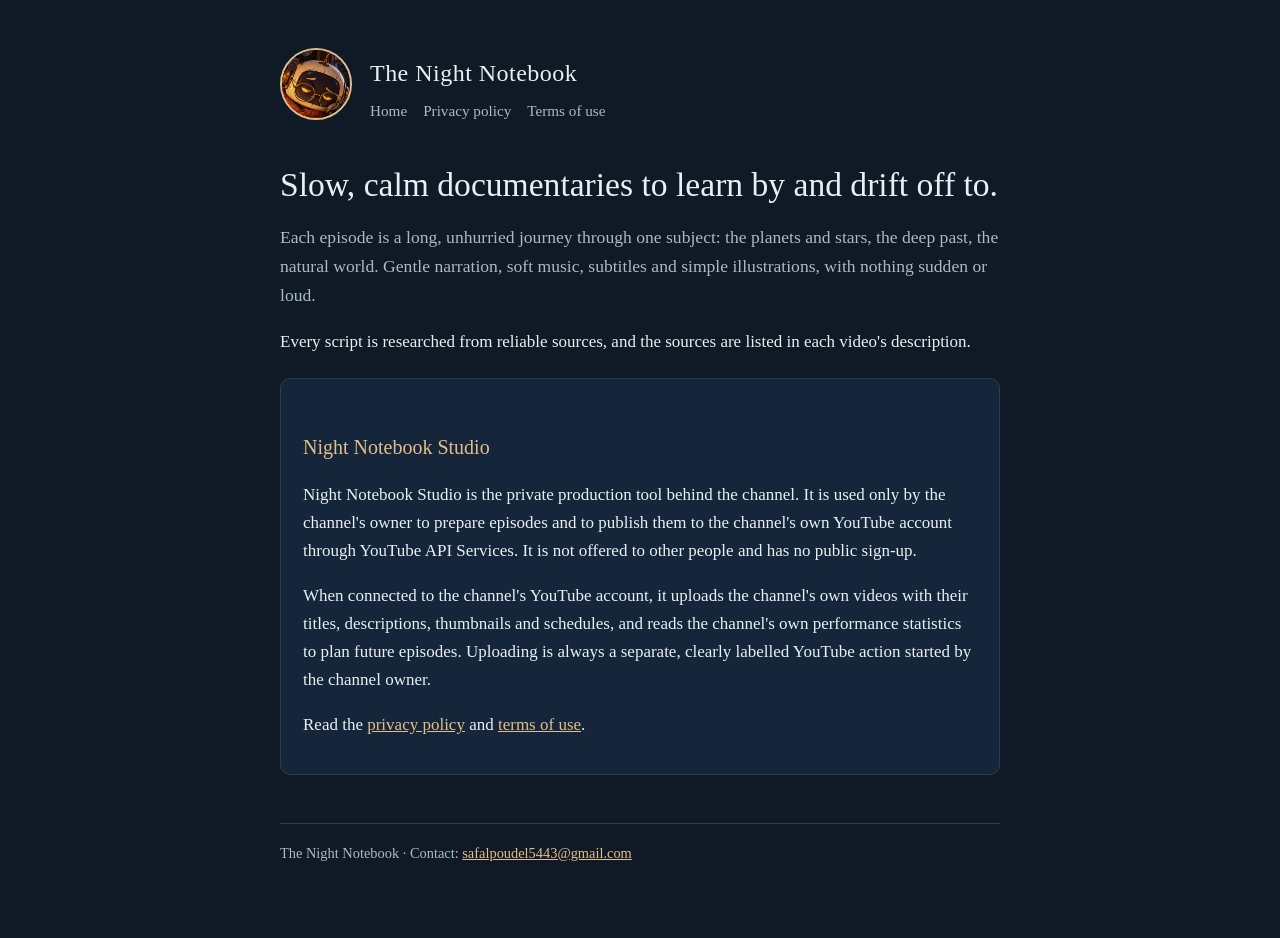
<file: index.html>
<!doctype html><html lang="en"><head><meta charset="utf-8"><meta name="viewport" content="width=device-width, initial-scale=1">
<title>The Night Notebook</title><meta name="description" content="Slow, calm documentaries to learn by and drift off to."><link rel="stylesheet" href="style.css"><link rel="icon" href="logo.png"></head>
<body><main><header><a href="index.html"><img src="logo.png" alt="The Night Notebook robot logo"></a><div><a class="brand" href="index.html">The Night Notebook</a><nav><a href="index.html">Home</a><a href="privacy.html">Privacy policy</a><a href="terms.html">Terms of use</a></nav></div></header>
<h1>Slow, calm documentaries to learn by and drift off to.</h1>
<p class="lede">Each episode is a long, unhurried journey through one subject: the planets and stars, the deep past, the natural world. Gentle narration, soft music, subtitles and simple illustrations, with nothing sudden or loud.</p>
<p>Every script is researched from reliable sources, and the sources are listed in each video's description.</p>
<div class="card">
<h2>Night Notebook Studio</h2>
<p>Night Notebook Studio is the private production tool behind the channel. It is used only by the channel's owner to prepare episodes and to publish them to the channel's own YouTube account through YouTube API Services. It is not offered to other people and has no public sign-up.</p>
<p>When connected to the channel's YouTube account, it uploads the channel's own videos with their titles, descriptions, thumbnails and schedules, and reads the channel's own performance statistics to plan future episodes. Uploading is always a separate, clearly labelled YouTube action started by the channel owner.</p>
<p>Read the <a href="privacy.html">privacy policy</a> and <a href="terms.html">terms of use</a>.</p>
</div>
<footer>The Night Notebook · Contact: <a href="mailto:safalpoudel5443@gmail.com">safalpoudel5443@gmail.com</a></footer></main></body></html>
</file>
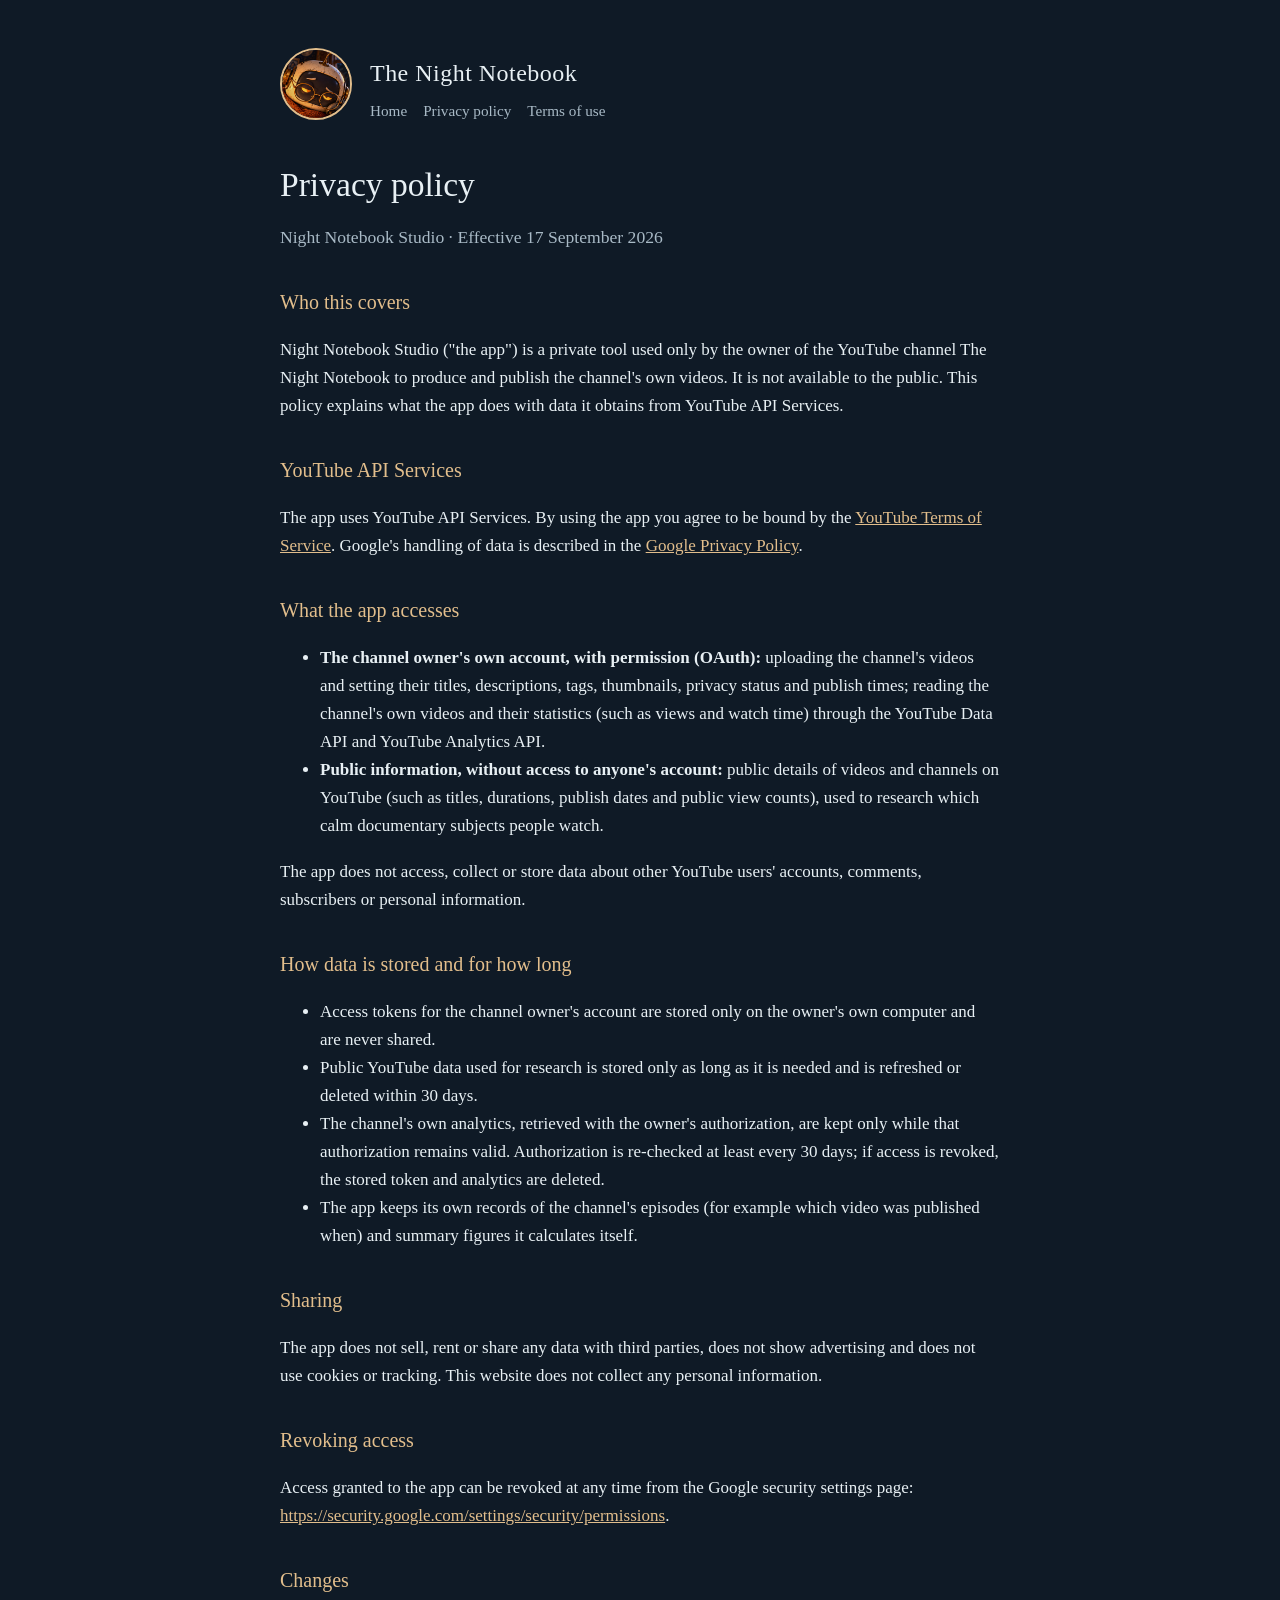
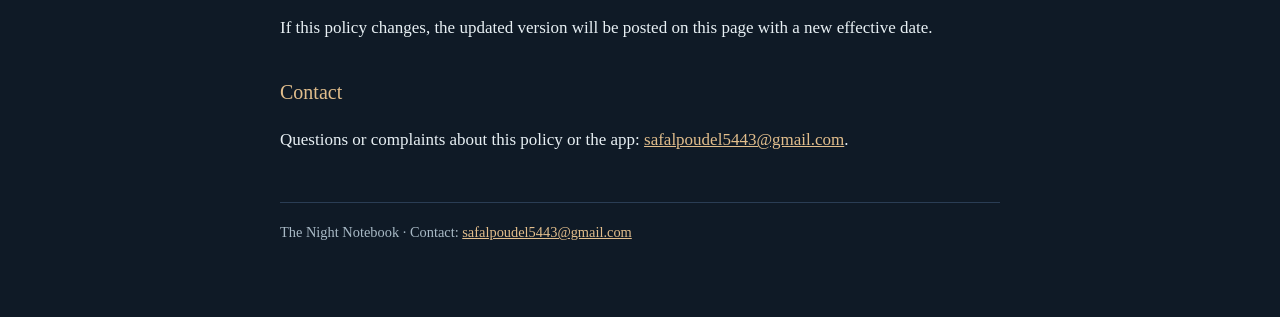
<file: privacy.html>
<!doctype html><html lang="en"><head><meta charset="utf-8"><meta name="viewport" content="width=device-width, initial-scale=1">
<title>Privacy Policy · The Night Notebook</title><link rel="stylesheet" href="style.css"><link rel="icon" href="logo.png"></head>
<body><main><header><a href="index.html"><img src="logo.png" alt="The Night Notebook robot logo"></a><div><a class="brand" href="index.html">The Night Notebook</a><nav><a href="index.html">Home</a><a href="privacy.html">Privacy policy</a><a href="terms.html">Terms of use</a></nav></div></header>
<h1>Privacy policy</h1>
<p class="lede">Night Notebook Studio · Effective 17 September 2026</p>

<h2>Who this covers</h2>
<p>Night Notebook Studio ("the app") is a private tool used only by the owner of the YouTube channel The Night Notebook to produce and publish the channel's own videos. It is not available to the public. This policy explains what the app does with data it obtains from YouTube API Services.</p>

<h2>YouTube API Services</h2>
<p>The app uses YouTube API Services. By using the app you agree to be bound by the <a href="https://www.youtube.com/t/terms">YouTube Terms of Service</a>. Google's handling of data is described in the <a href="http://www.google.com/policies/privacy">Google Privacy Policy</a>.</p>

<h2>What the app accesses</h2>
<ul>
<li><strong>The channel owner's own account, with permission (OAuth):</strong> uploading the channel's videos and setting their titles, descriptions, tags, thumbnails, privacy status and publish times; reading the channel's own videos and their statistics (such as views and watch time) through the YouTube Data API and YouTube Analytics API.</li>
<li><strong>Public information, without access to anyone's account:</strong> public details of videos and channels on YouTube (such as titles, durations, publish dates and public view counts), used to research which calm documentary subjects people watch.</li>
</ul>
<p>The app does not access, collect or store data about other YouTube users' accounts, comments, subscribers or personal information.</p>

<h2>How data is stored and for how long</h2>
<ul>
<li>Access tokens for the channel owner's account are stored only on the owner's own computer and are never shared.</li>
<li>Public YouTube data used for research is stored only as long as it is needed and is refreshed or deleted within 30 days.</li>
<li>The channel's own analytics, retrieved with the owner's authorization, are kept only while that authorization remains valid. Authorization is re-checked at least every 30 days; if access is revoked, the stored token and analytics are deleted.</li>
<li>The app keeps its own records of the channel's episodes (for example which video was published when) and summary figures it calculates itself.</li>
</ul>

<h2>Sharing</h2>
<p>The app does not sell, rent or share any data with third parties, does not show advertising and does not use cookies or tracking. This website does not collect any personal information.</p>

<h2>Revoking access</h2>
<p>Access granted to the app can be revoked at any time from the Google security settings page: <a href="https://security.google.com/settings/security/permissions">https://security.google.com/settings/security/permissions</a>.</p>

<h2>Changes</h2>
<p>If this policy changes, the updated version will be posted on this page with a new effective date.</p>

<h2>Contact</h2>
<p>Questions or complaints about this policy or the app: <a href="mailto:safalpoudel5443@gmail.com">safalpoudel5443@gmail.com</a>.</p>
<footer>The Night Notebook · Contact: <a href="mailto:safalpoudel5443@gmail.com">safalpoudel5443@gmail.com</a></footer></main></body></html>
</file>
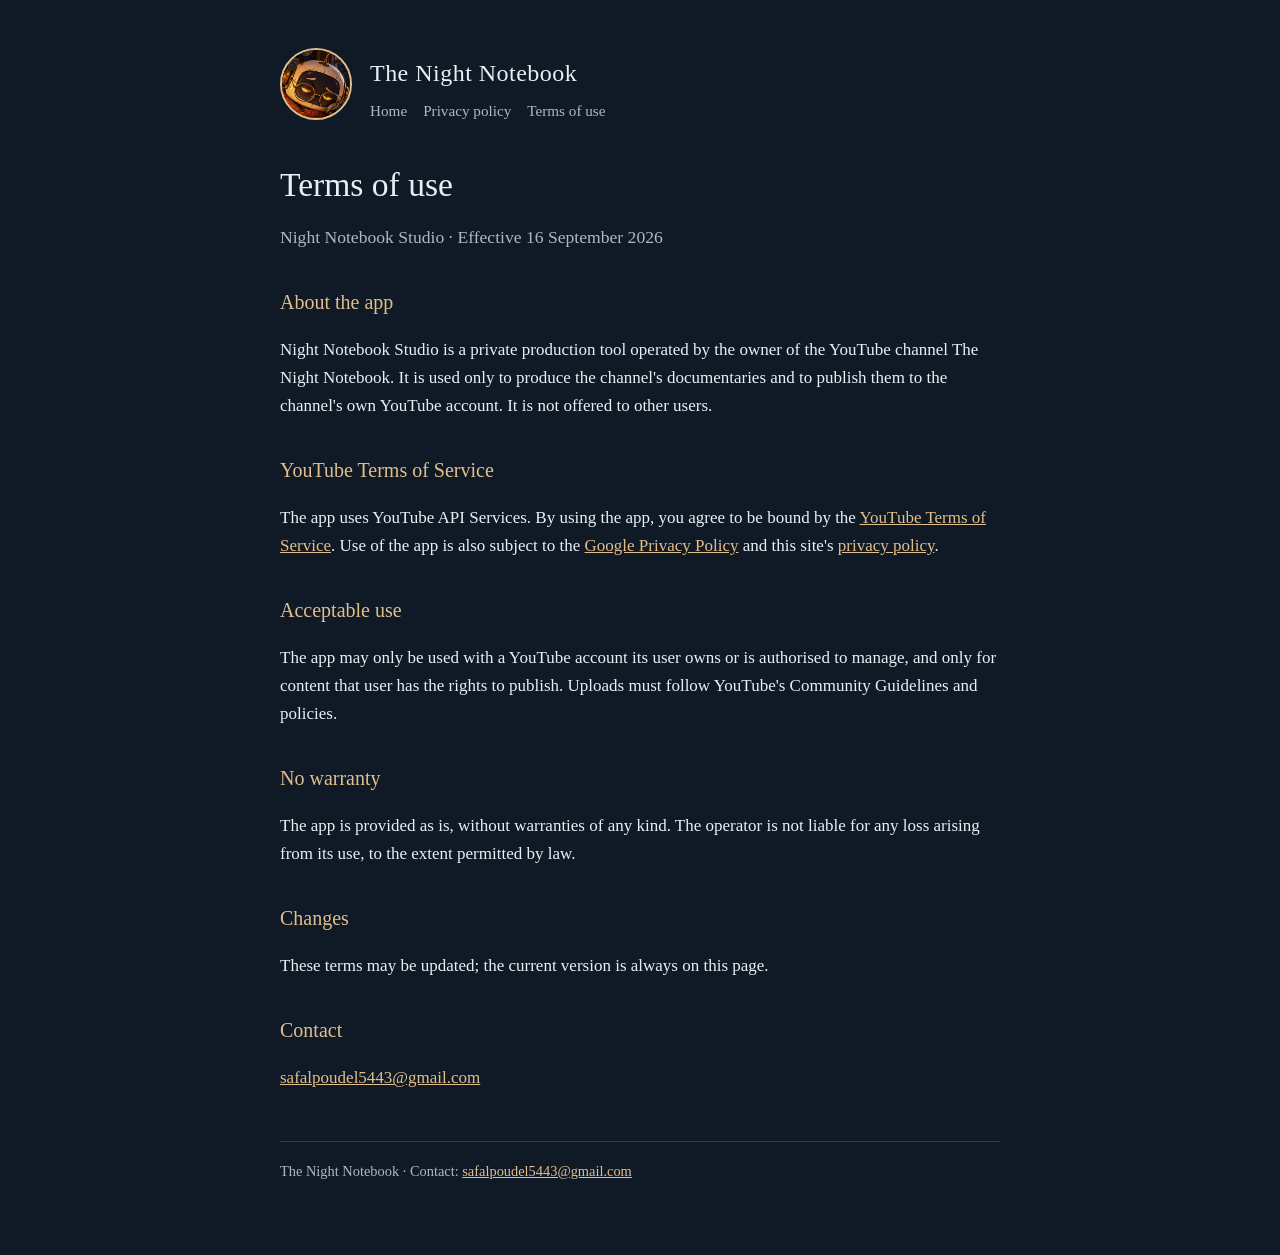
<file: terms.html>
<!doctype html><html lang="en"><head><meta charset="utf-8"><meta name="viewport" content="width=device-width, initial-scale=1">
<title>Terms of Use · The Night Notebook</title><link rel="stylesheet" href="style.css"><link rel="icon" href="logo.png"></head>
<body><main><header><a href="index.html"><img src="logo.png" alt="The Night Notebook robot logo"></a><div><a class="brand" href="index.html">The Night Notebook</a><nav><a href="index.html">Home</a><a href="privacy.html">Privacy policy</a><a href="terms.html">Terms of use</a></nav></div></header>
<h1>Terms of use</h1>
<p class="lede">Night Notebook Studio · Effective 16 September 2026</p>

<h2>About the app</h2>
<p>Night Notebook Studio is a private production tool operated by the owner of the YouTube channel The Night Notebook. It is used only to produce the channel's documentaries and to publish them to the channel's own YouTube account. It is not offered to other users.</p>

<h2>YouTube Terms of Service</h2>
<p>The app uses YouTube API Services. By using the app, you agree to be bound by the <a href="https://www.youtube.com/t/terms">YouTube Terms of Service</a>. Use of the app is also subject to the <a href="http://www.google.com/policies/privacy">Google Privacy Policy</a> and this site's <a href="privacy.html">privacy policy</a>.</p>

<h2>Acceptable use</h2>
<p>The app may only be used with a YouTube account its user owns or is authorised to manage, and only for content that user has the rights to publish. Uploads must follow YouTube's Community Guidelines and policies.</p>

<h2>No warranty</h2>
<p>The app is provided as is, without warranties of any kind. The operator is not liable for any loss arising from its use, to the extent permitted by law.</p>

<h2>Changes</h2>
<p>These terms may be updated; the current version is always on this page.</p>

<h2>Contact</h2>
<p><a href="mailto:safalpoudel5443@gmail.com">safalpoudel5443@gmail.com</a></p>
<footer>The Night Notebook · Contact: <a href="mailto:safalpoudel5443@gmail.com">safalpoudel5443@gmail.com</a></footer></main></body></html>
</file>
<file: style.css>
:root { --bg: #0f1a26; --panel: #16263a; --ink: #e8f0f4; --muted: #a9bac6; --warm: #e2be8c; --line: #2a3d54; }
* { box-sizing: border-box; }
body { margin: 0; background: var(--bg); color: var(--ink); font: 17px/1.65 Georgia, "Times New Roman", serif; }
main { max-width: 760px; margin: 0 auto; padding: 48px 20px 72px; }
header { display: flex; align-items: center; gap: 18px; margin-bottom: 36px; }
header img { width: 72px; height: 72px; border-radius: 50%; border: 2px solid var(--warm); }
header a { color: var(--ink); text-decoration: none; }
.brand { font-size: 1.5rem; letter-spacing: .02em; }
nav { margin-top: 4px; font-size: .95rem; }
nav a { color: var(--muted); margin-right: 16px; white-space: nowrap; display: inline-block; }
h1 { font-weight: normal; font-size: 2.1rem; line-height: 1.2; margin: 0 0 12px; }
h2 { font-weight: normal; color: var(--warm); font-size: 1.25rem; margin: 34px 0 8px; }
p, li { color: var(--ink); }
.lede { color: var(--muted); font-size: 1.1rem; }
a { color: var(--warm); }
.card { background: var(--panel); border: 1px solid var(--line); border-radius: 10px; padding: 18px 22px; margin: 22px 0; }
footer { border-top: 1px solid var(--line); margin-top: 48px; padding-top: 18px; color: var(--muted); font-size: .9rem; }
@media (max-width: 520px) { body { font-size: 16px; } h1 { font-size: 1.7rem; } header img { width: 56px; height: 56px; } }
</file>
